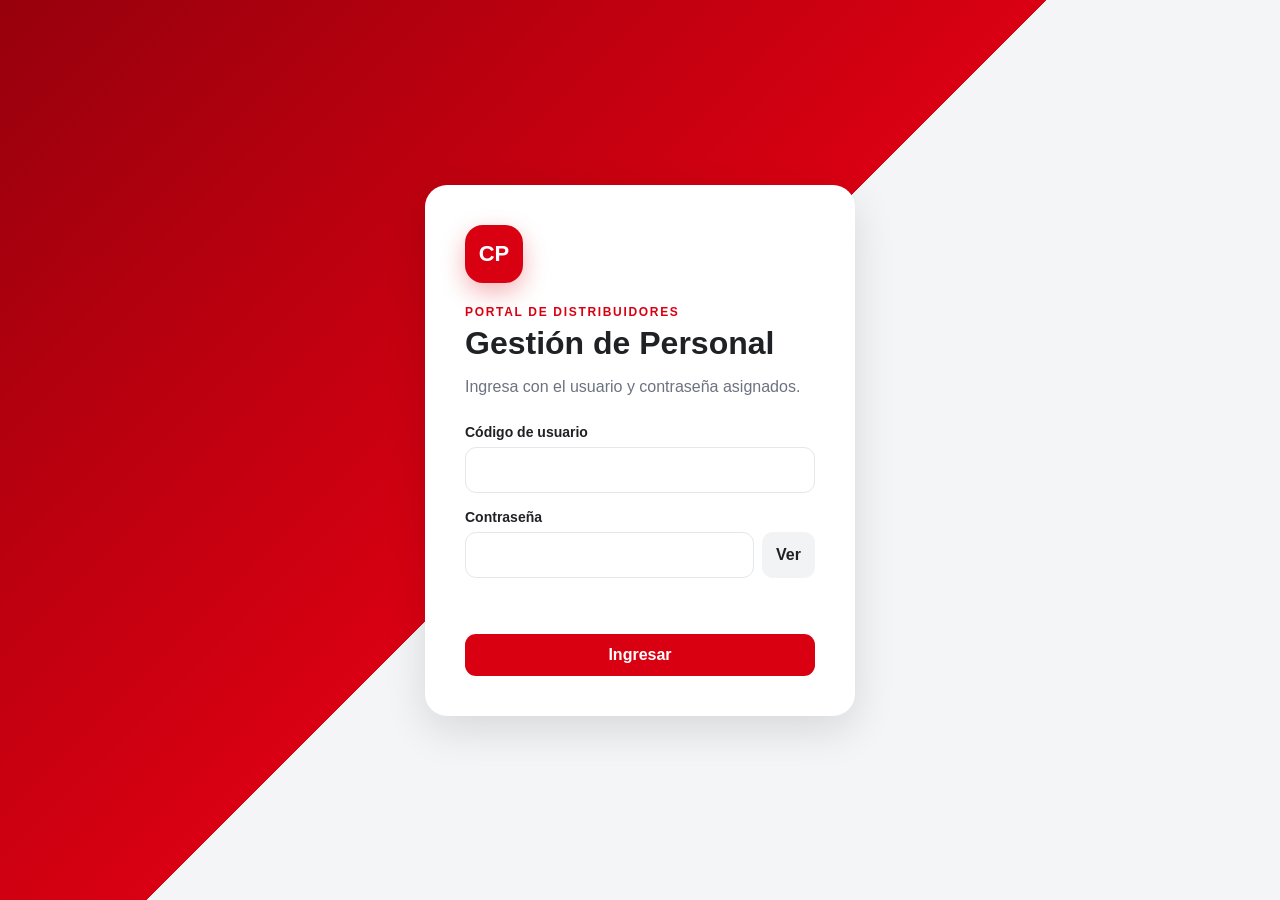
<file: index.html>
<!doctype html>
<html lang="es">
<head>
  <meta charset="utf-8">
  <meta name="viewport" content="width=device-width, initial-scale=1">
  <title>Acceso | Gestión de Personal</title>
  <link rel="stylesheet" href="styles.css">
</head>
<body class="login-page">
  <main class="login-card">
    <div class="brand-mark">CP</div>
    <p class="eyebrow">PORTAL DE DISTRIBUIDORES</p>
    <h1>Gestión de Personal</h1>
    <p class="muted">Ingresa con el usuario y contraseña asignados.</p>
    <form id="loginForm" novalidate>
      <label for="codigo">Código de usuario</label>
      <input id="codigo" name="codigo" autocomplete="username" required maxlength="50">
      <label for="password">Contraseña</label>
      <div class="password-row">
        <input id="password" name="password" type="password" autocomplete="current-password" required minlength="8">
        <button id="togglePassword" class="ghost small" type="button">Ver</button>
      </div>
      <p id="loginMessage" class="message" role="alert"></p>
      <button id="loginButton" class="primary full" type="submit">Ingresar</button>
    </form>
  </main>
  <script src="login.js"></script>
</body>
</html>
</file>
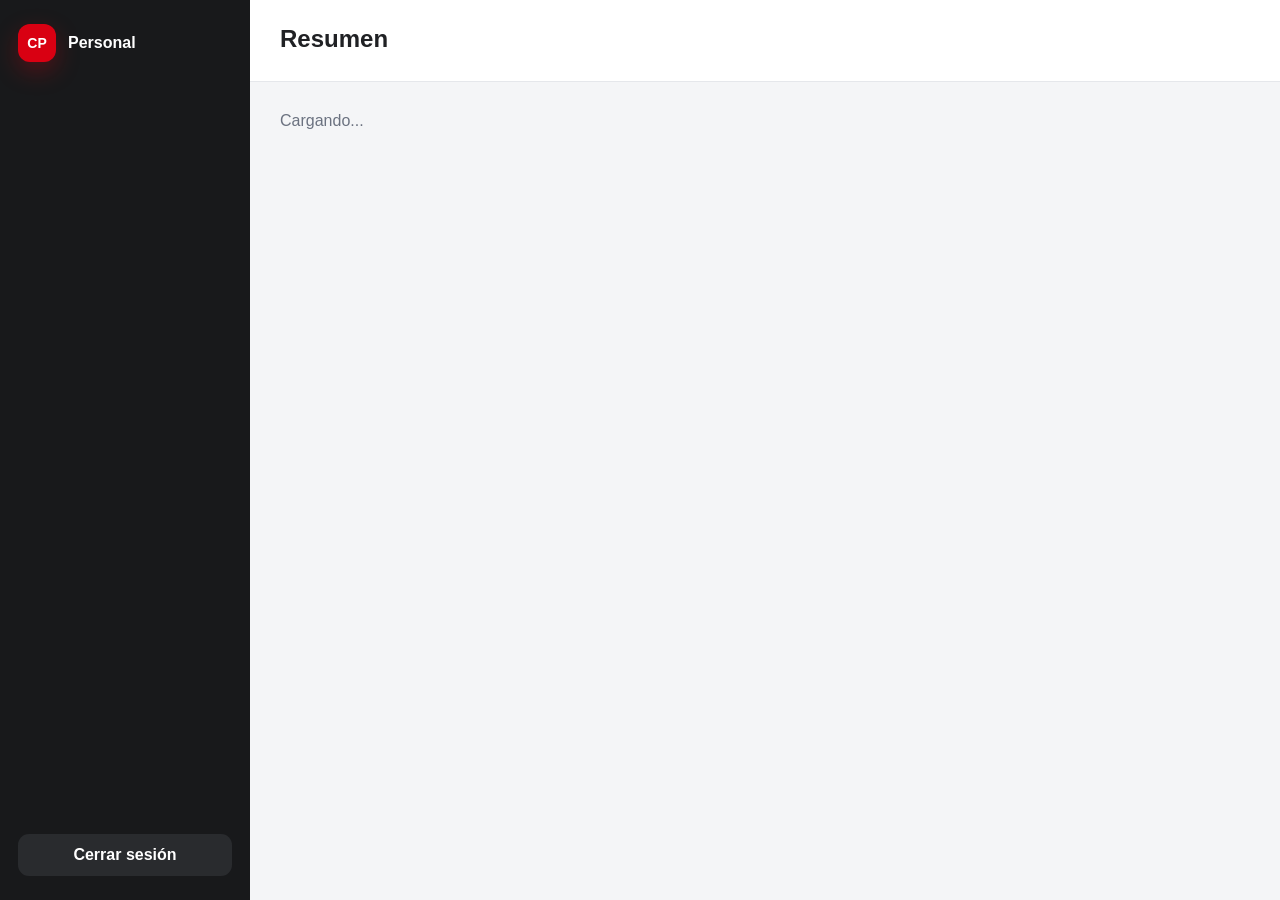
<file: app.html>
<!doctype html>
<html lang="es">
<head>
  <meta charset="utf-8">
  <meta name="viewport" content="width=device-width, initial-scale=1">
  <title>Gestión de Personal</title>
  <link rel="stylesheet" href="styles.css">
</head>
<body>
  <div class="shell">
    <aside class="sidebar">
      <div class="brand"><span class="brand-mark small-mark">CP</span><strong>Personal</strong></div>
      <nav id="menu" aria-label="Menú principal"></nav>
      <button id="logoutButton" class="ghost logout" type="button">Cerrar sesión</button>
    </aside>
    <section class="workspace">
      <header class="topbar">
        <div><p class="eyebrow" id="roleLabel"></p><h1 id="pageTitle">Resumen</h1></div>
        <div class="user-chip"><span id="userName"></span><small id="userCode"></small></div>
      </header>
      <main id="content" class="content"><div class="loading">Cargando...</div></main>
    </section>
  </div>
  <script type="module" src="app.js"></script>
</body>
</html>
</file>
<file: styles.css>
:root{--red:#d90012;--red-dark:#a8000e;--ink:#202124;--muted:#6b7280;--line:#e5e7eb;--surface:#fff;--bg:#f4f5f7;--shadow:0 14px 42px rgba(20,20,20,.12)}*{box-sizing:border-box}body{margin:0;font-family:Inter,Segoe UI,Arial,sans-serif;color:var(--ink);background:var(--bg)}button,input{font:inherit}.login-page{min-height:100vh;display:grid;place-items:center;background:linear-gradient(135deg,#97000c 0%,var(--red) 48%,#f4f5f7 48%)}.login-card{width:min(92vw,430px);background:#fff;padding:40px;border-radius:22px;box-shadow:var(--shadow)}.brand-mark{width:58px;height:58px;border-radius:18px;background:var(--red);color:white;display:grid;place-items:center;font-weight:800;font-size:22px;box-shadow:0 9px 25px rgba(217,0,18,.3)}.small-mark{width:38px;height:38px;border-radius:12px;font-size:14px}.eyebrow{font-size:12px;letter-spacing:.14em;font-weight:800;color:var(--red);margin:22px 0 6px}.login-card h1,.topbar h1{margin:0 0 8px}.muted{color:var(--muted);margin-bottom:28px}label{display:block;font-weight:700;font-size:14px;margin:16px 0 7px}input{width:100%;border:1px solid var(--line);border-radius:11px;padding:13px 14px;outline:none}input:focus{border-color:var(--red);box-shadow:0 0 0 3px rgba(217,0,18,.1)}.password-row{display:grid;grid-template-columns:1fr auto;gap:8px}.primary,.ghost{border:0;border-radius:11px;padding:12px 16px;font-weight:800;cursor:pointer}.primary{background:var(--red);color:#fff}.primary:hover{background:var(--red-dark)}.ghost{background:#f1f3f5;color:var(--ink)}.small{padding:0 14px}.full{width:100%;margin-top:6px}.message{min-height:22px;color:var(--red-dark);font-size:14px}.shell{min-height:100vh;display:grid;grid-template-columns:250px 1fr}.sidebar{background:#18191b;color:#fff;padding:24px 18px;display:flex;flex-direction:column}.brand{display:flex;align-items:center;gap:12px;margin-bottom:28px}.sidebar nav{display:grid;gap:7px}.menu-item{border:0;border-radius:10px;background:transparent;color:#d7d9dd;text-align:left;padding:12px;cursor:pointer}.menu-item:hover,.menu-item.active{background:var(--red);color:#fff}.logout{margin-top:auto;background:#292b2e;color:#fff}.workspace{min-width:0}.topbar{background:white;border-bottom:1px solid var(--line);padding:20px 30px;display:flex;justify-content:space-between;align-items:center}.topbar .eyebrow{margin:0 0 5px}.user-chip{display:grid;text-align:right}.user-chip small{color:var(--muted)}.content{padding:30px}.cards{display:grid;grid-template-columns:repeat(auto-fit,minmax(190px,1fr));gap:16px}.card{background:#fff;border:1px solid var(--line);border-radius:16px;padding:20px}.card strong{font-size:28px;display:block;margin-top:8px}.badge{display:inline-block;padding:5px 9px;border-radius:999px;background:#feecee;color:var(--red-dark);font-size:12px;font-weight:800}.table-wrap{overflow:auto;background:#fff;border:1px solid var(--line);border-radius:16px}table{border-collapse:collapse;width:100%;min-width:650px}th,td{text-align:left;padding:13px 15px;border-bottom:1px solid var(--line)}th{font-size:12px;color:var(--muted);background:#fafafa}.toolbar{display:flex;justify-content:space-between;gap:12px;margin-bottom:16px}.loading{color:var(--muted)}@media(max-width:760px){.shell{grid-template-columns:1fr}.sidebar{position:static}.sidebar nav{grid-template-columns:repeat(2,1fr)}.logout{margin-top:18px}.topbar{padding:18px}.content{padding:18px}.user-chip{display:none}}
</file>
